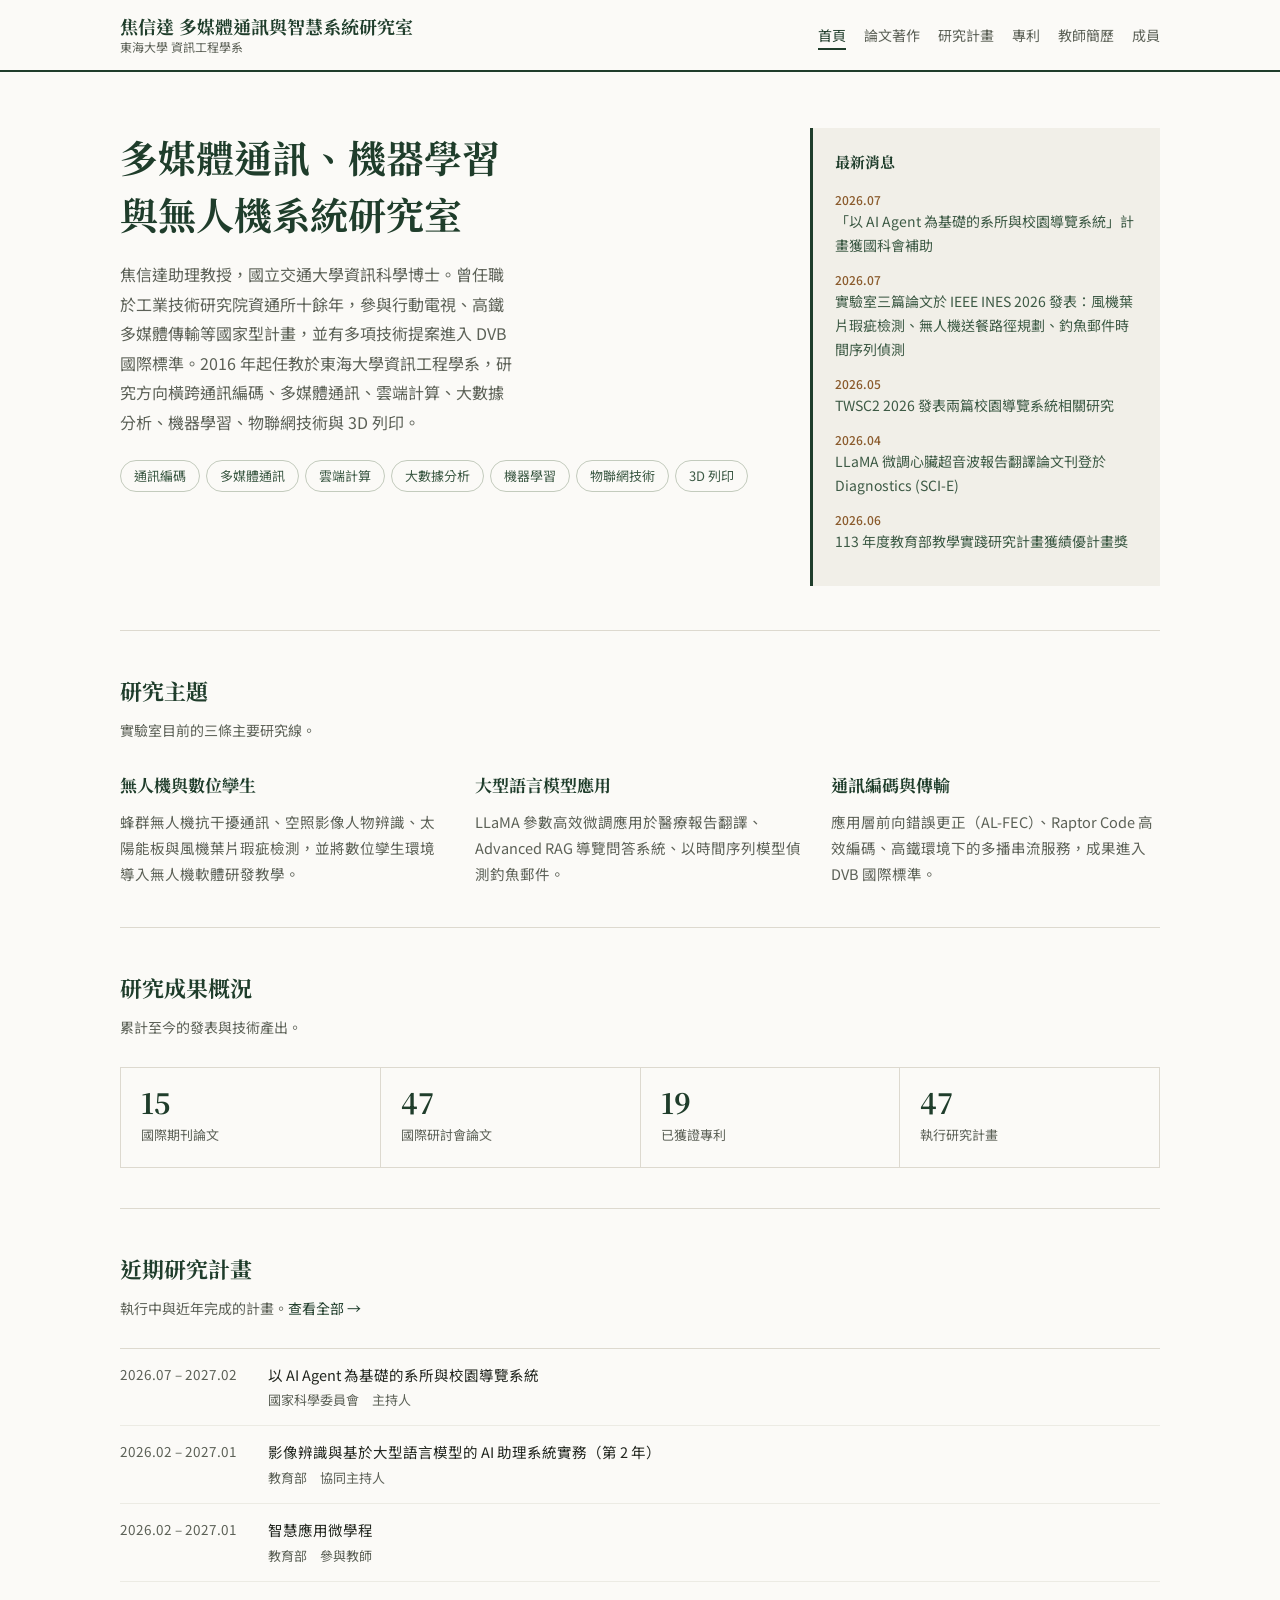
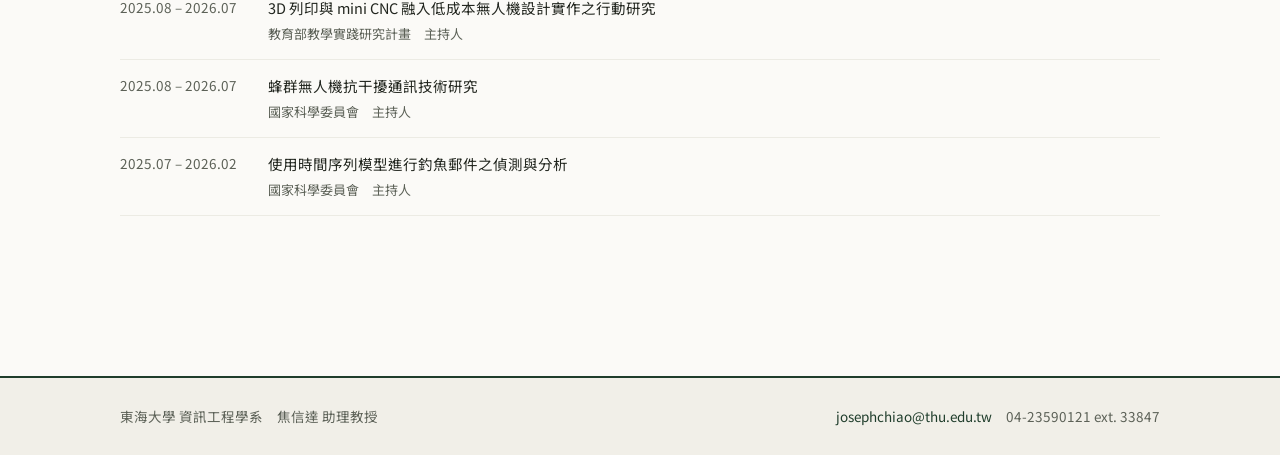
<file: index.html>
<!DOCTYPE html>
<html lang="zh-Hant">
<head>
<meta charset="utf-8">
<meta name="viewport" content="width=device-width, initial-scale=1">
<title>焦信達 多媒體通訊與智慧系統研究室 — 東海大學資訊工程學系</title>
<meta name="description" content="東海大學資訊工程學系焦信達助理教授研究室。研究方向包含通訊編碼、多媒體通訊、雲端計算、大數據分析、機器學習、物聯網與無人機系統。">
<link rel="preconnect" href="https://fonts.googleapis.com">
<link rel="preconnect" href="https://fonts.gstatic.com" crossorigin>
<link href="https://fonts.googleapis.com/css2?family=Noto+Sans+TC:wght@400;500;700&family=Noto+Serif+TC:wght@400;600;700&display=swap" rel="stylesheet">
<link rel="stylesheet" href="assets/style.css">
</head>
<body>

<header class="site-head">
  <div class="head-in">
    <a class="brand" id="brand" href="#/">載入中…</a>
    <nav class="main" id="nav"></nav>
  </div>
</header>

<main id="app"><div class="loading">載入資料中…</div></main>

<footer class="site-foot"><div class="foot-in" id="foot"></div></footer>

<script src="assets/app.js"></script>
</body>
</html>
</file>
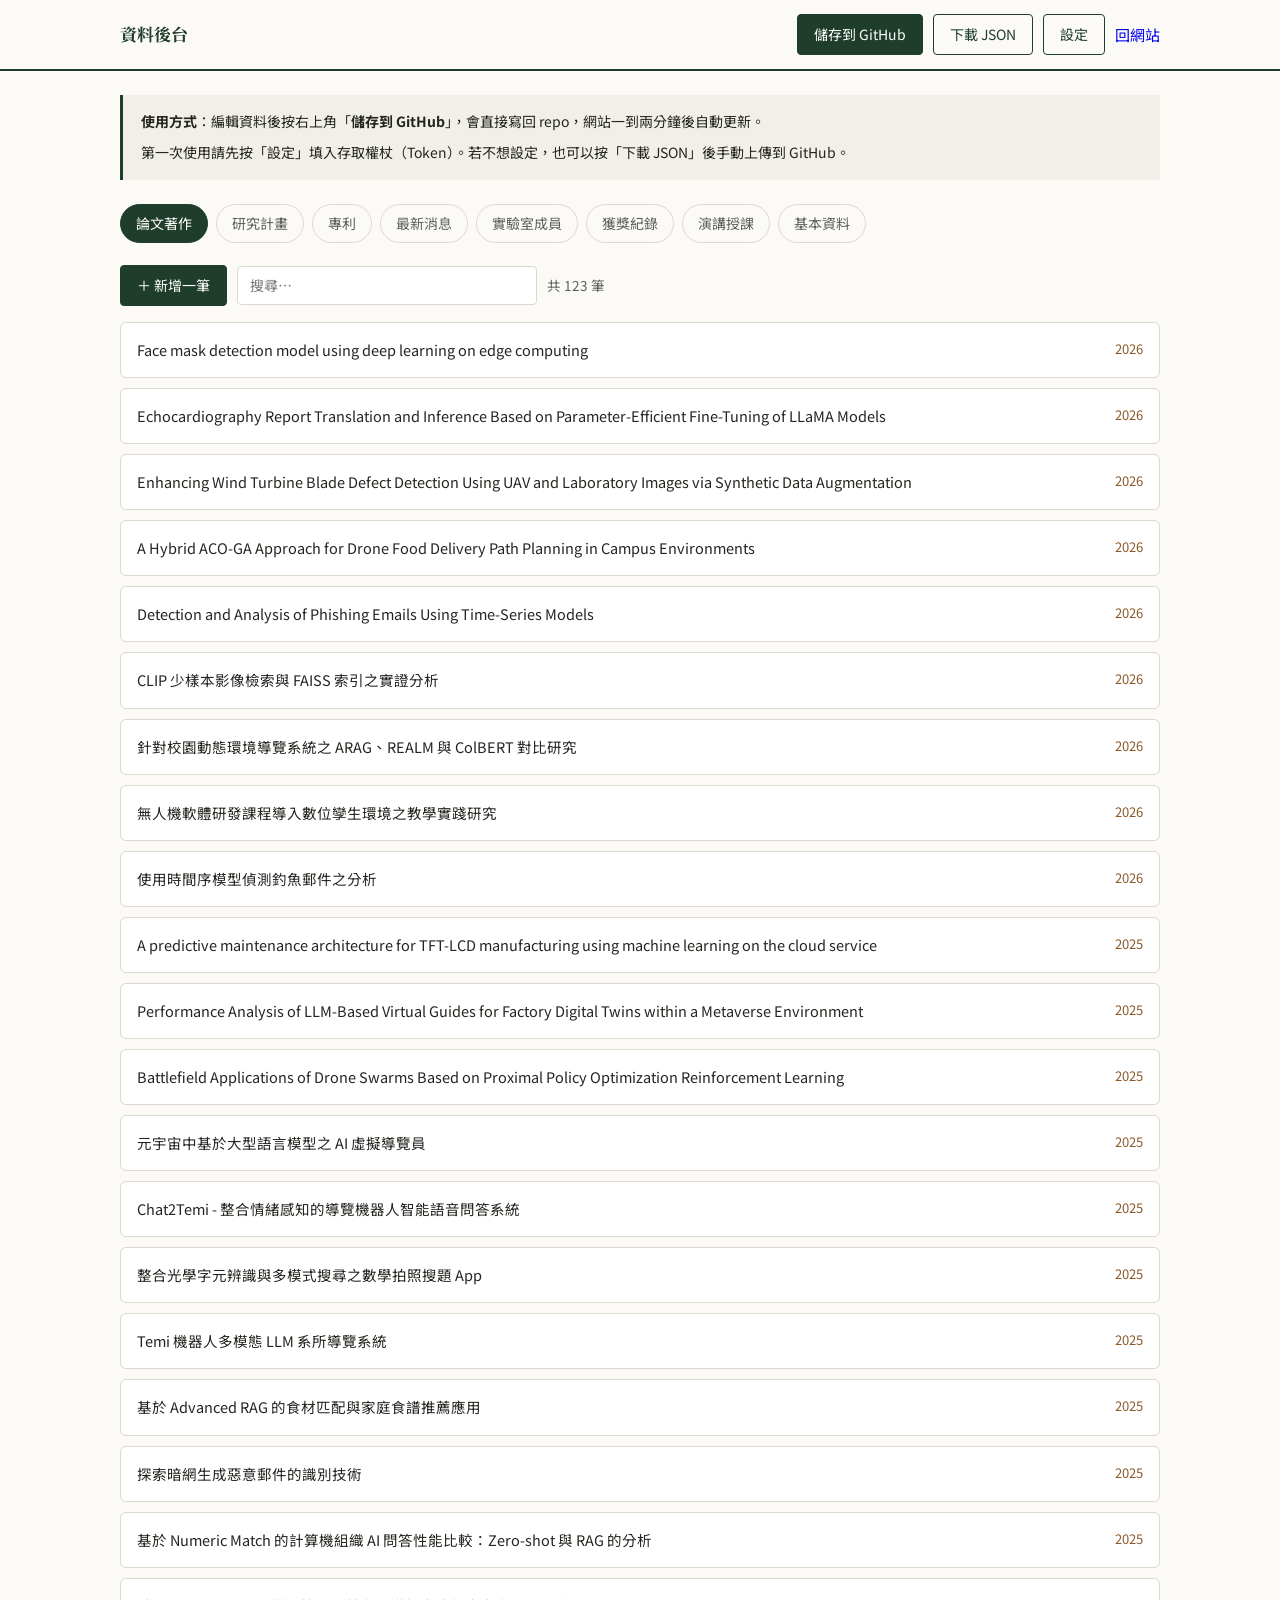
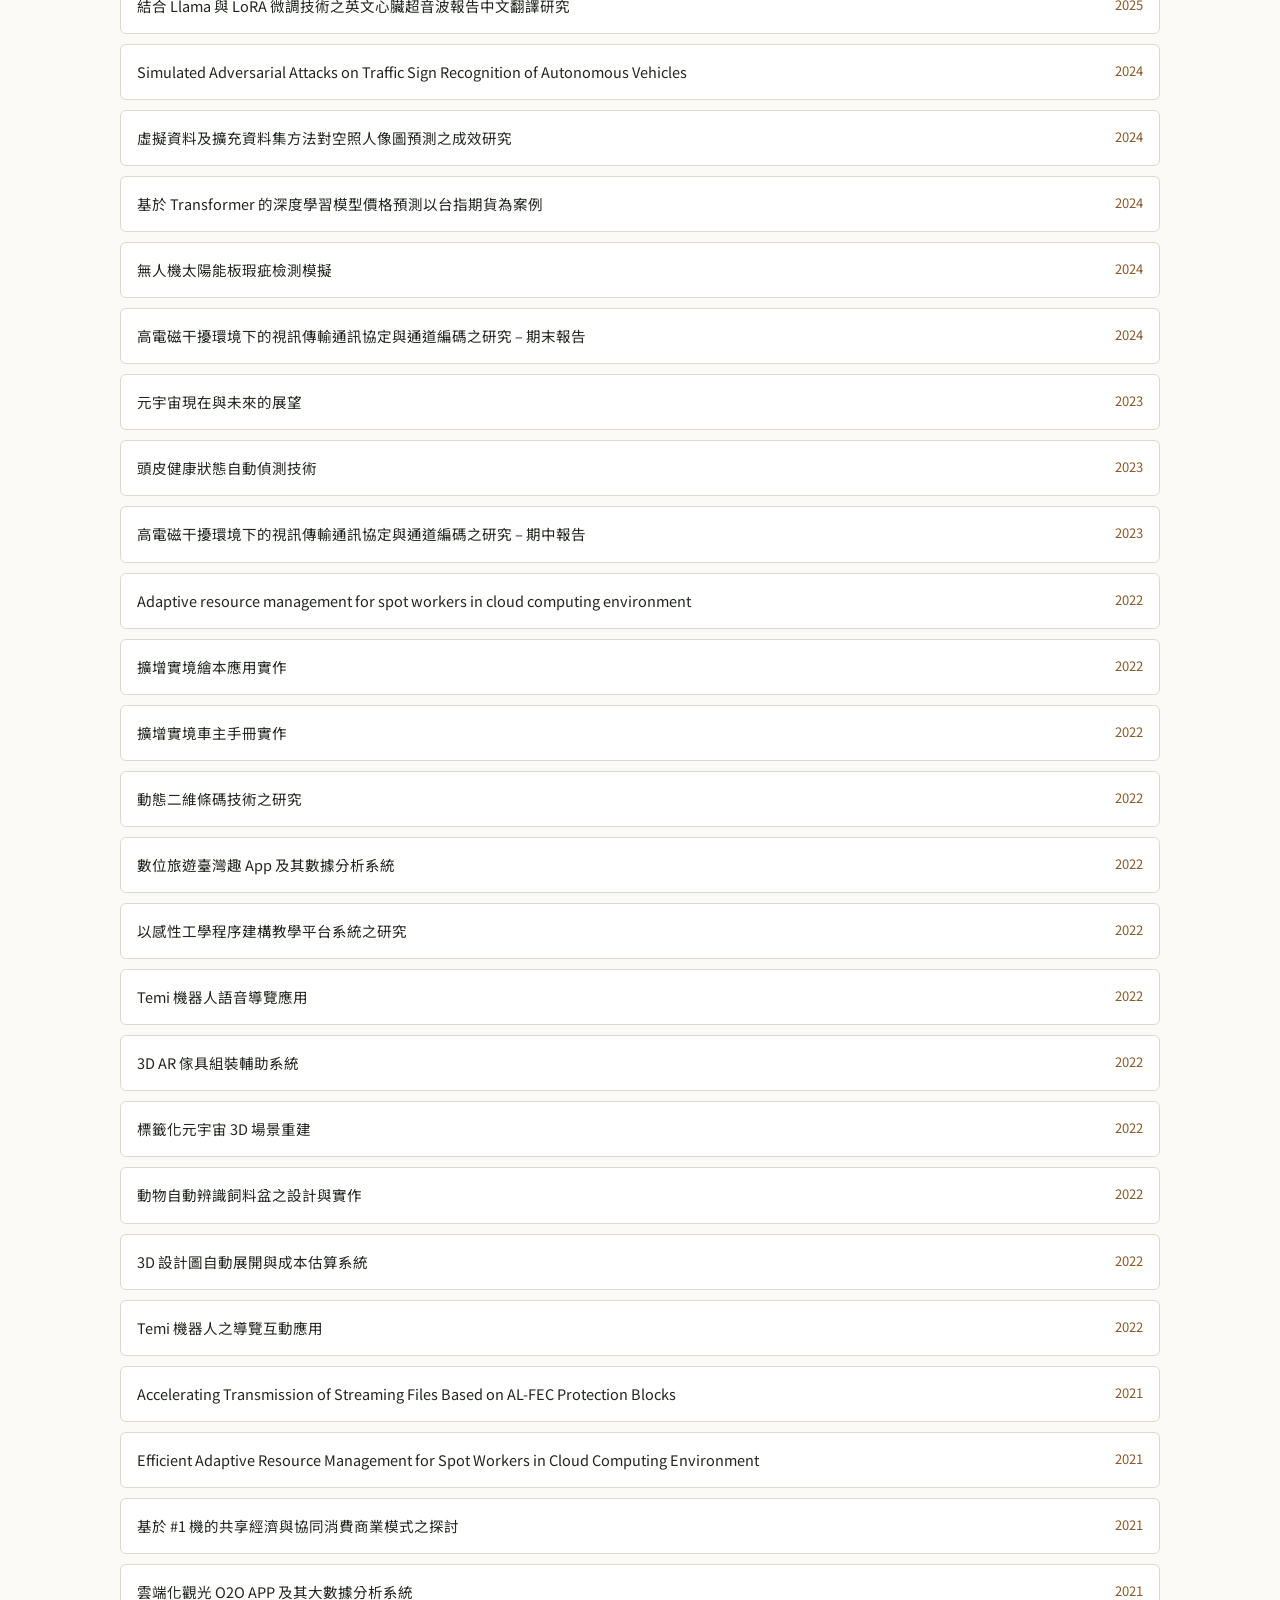
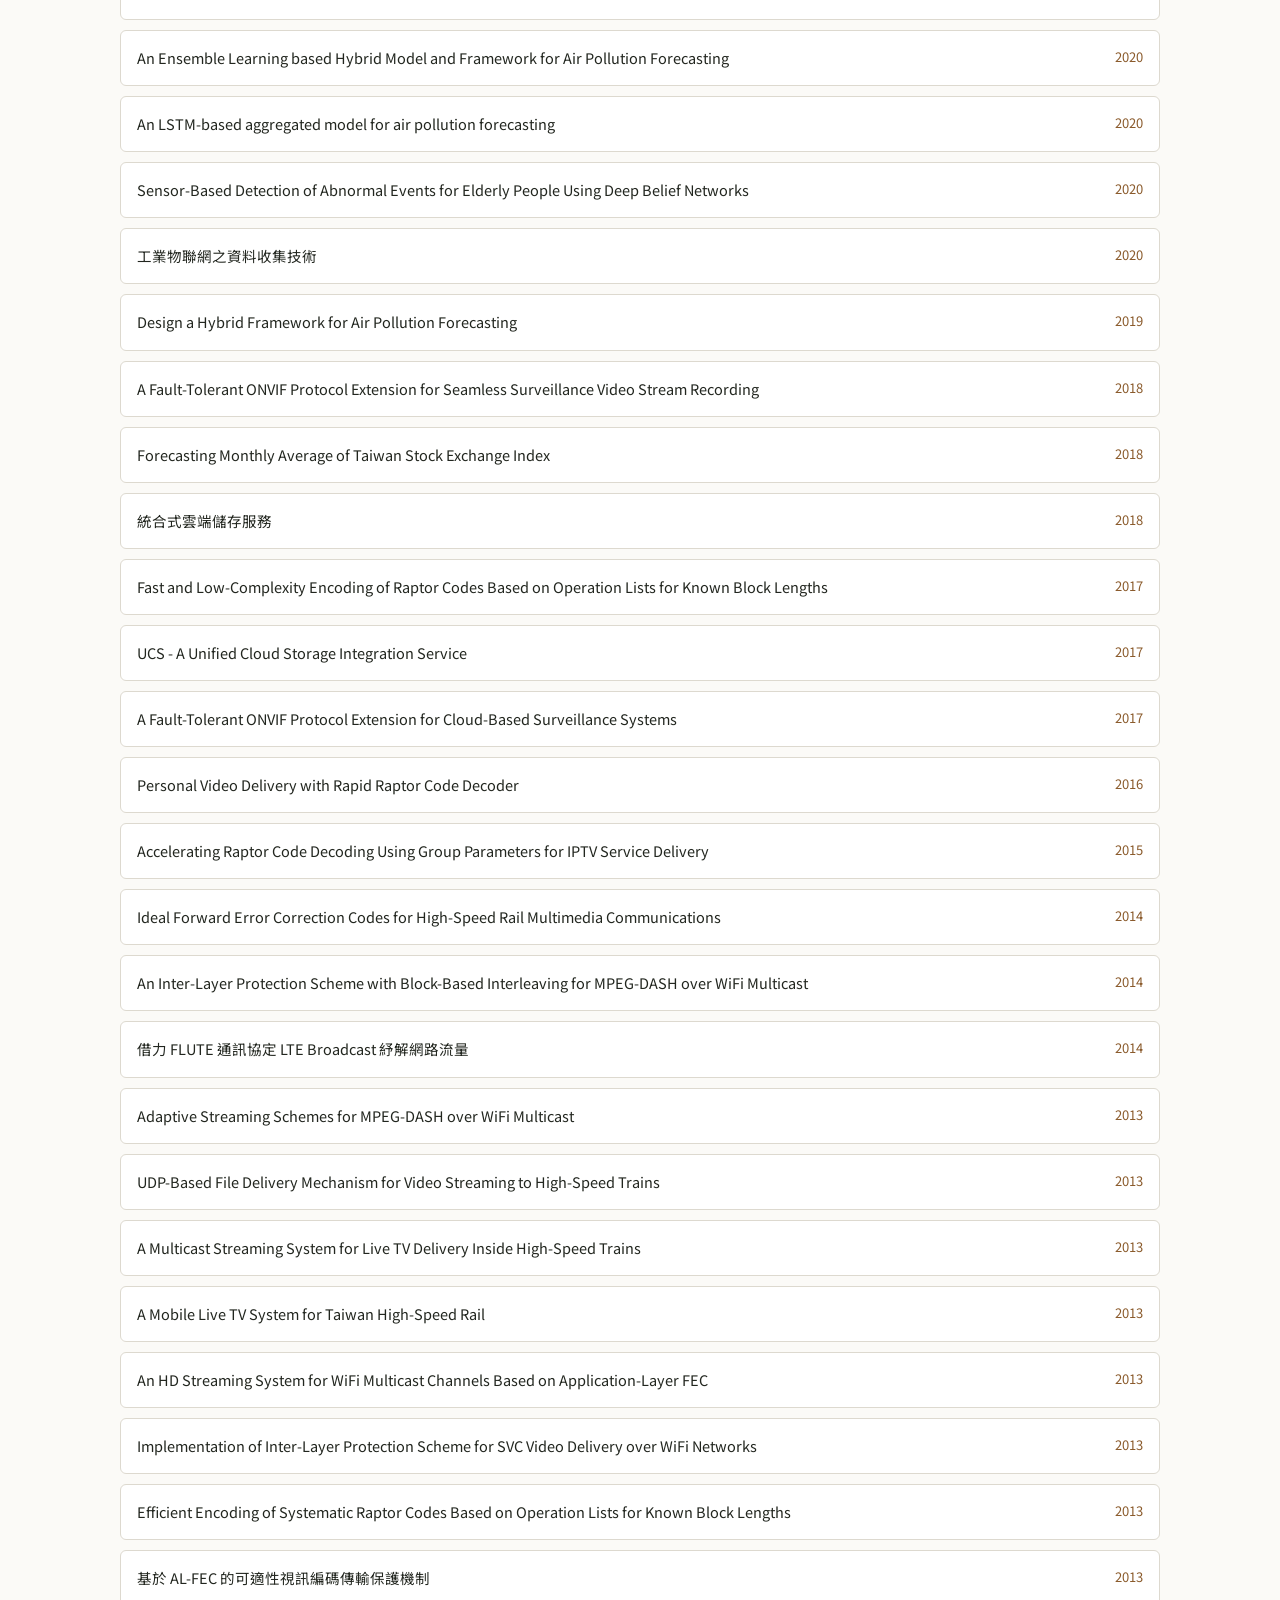
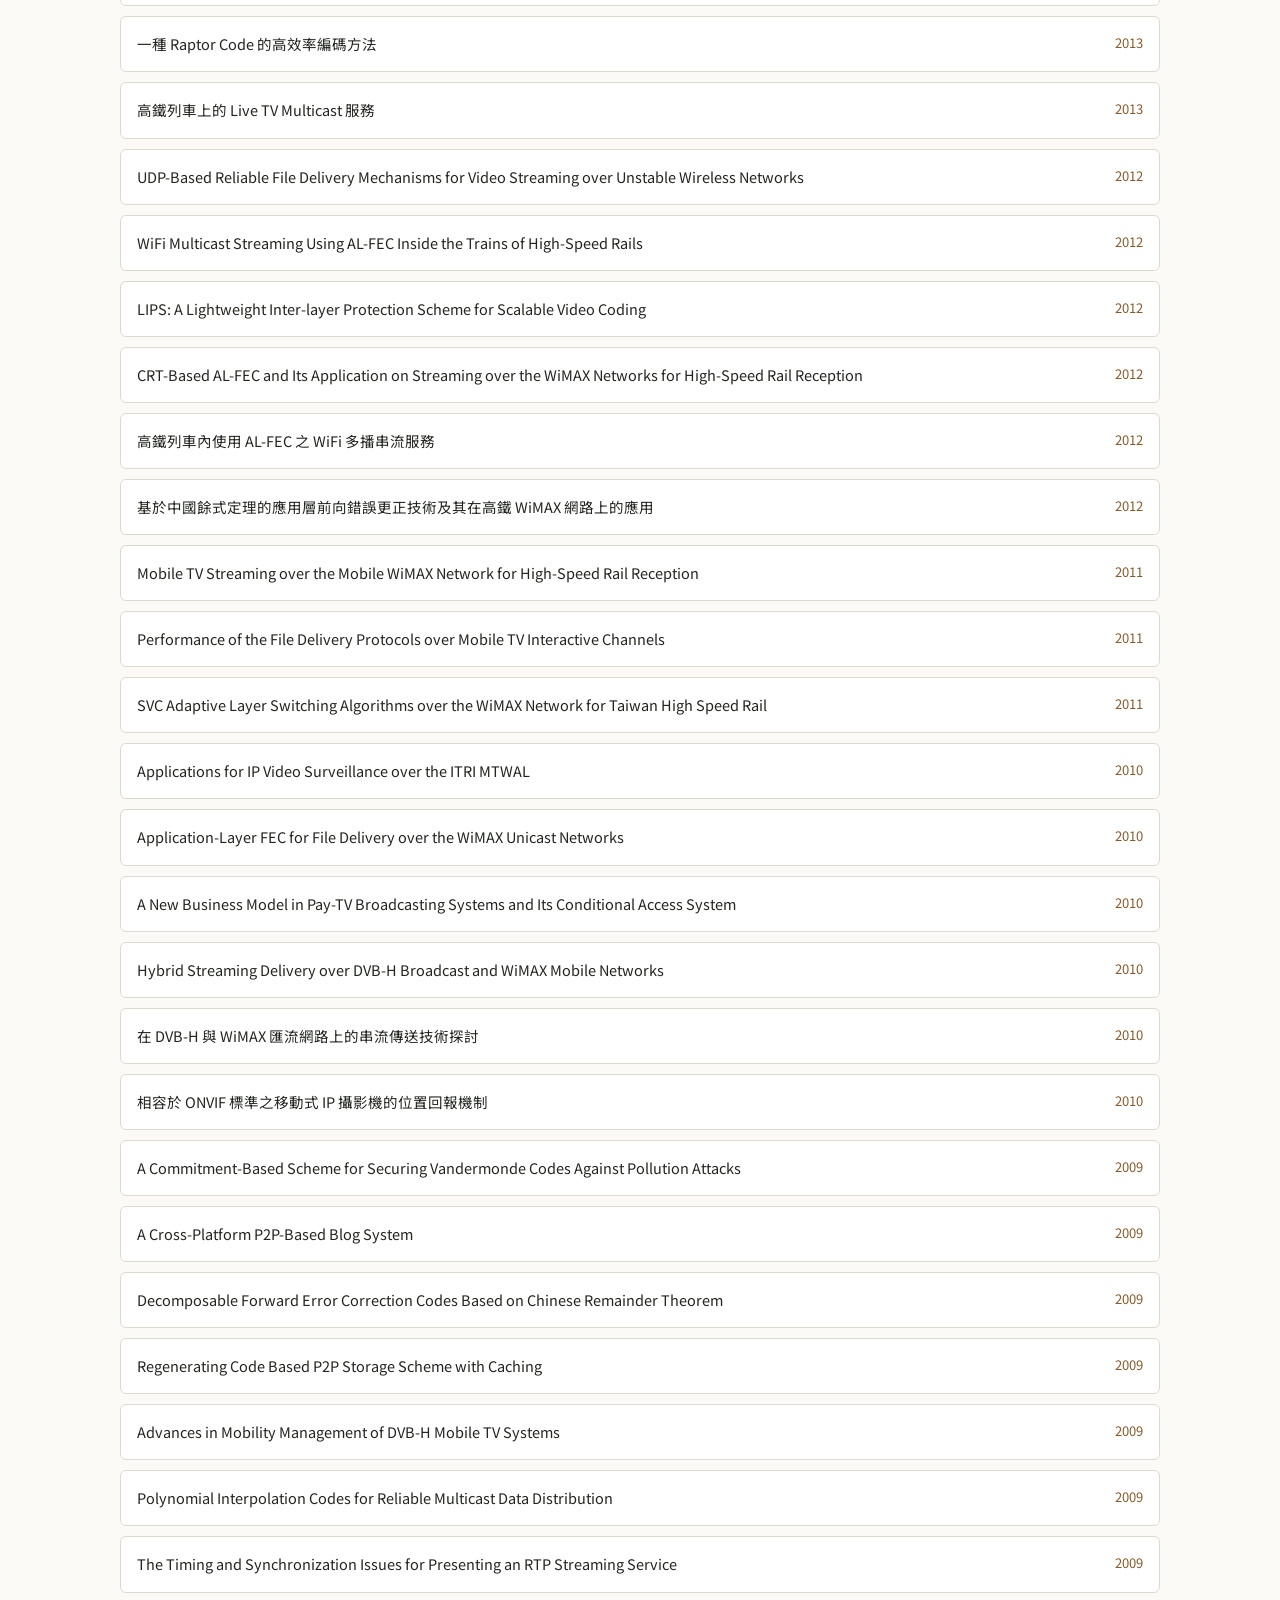
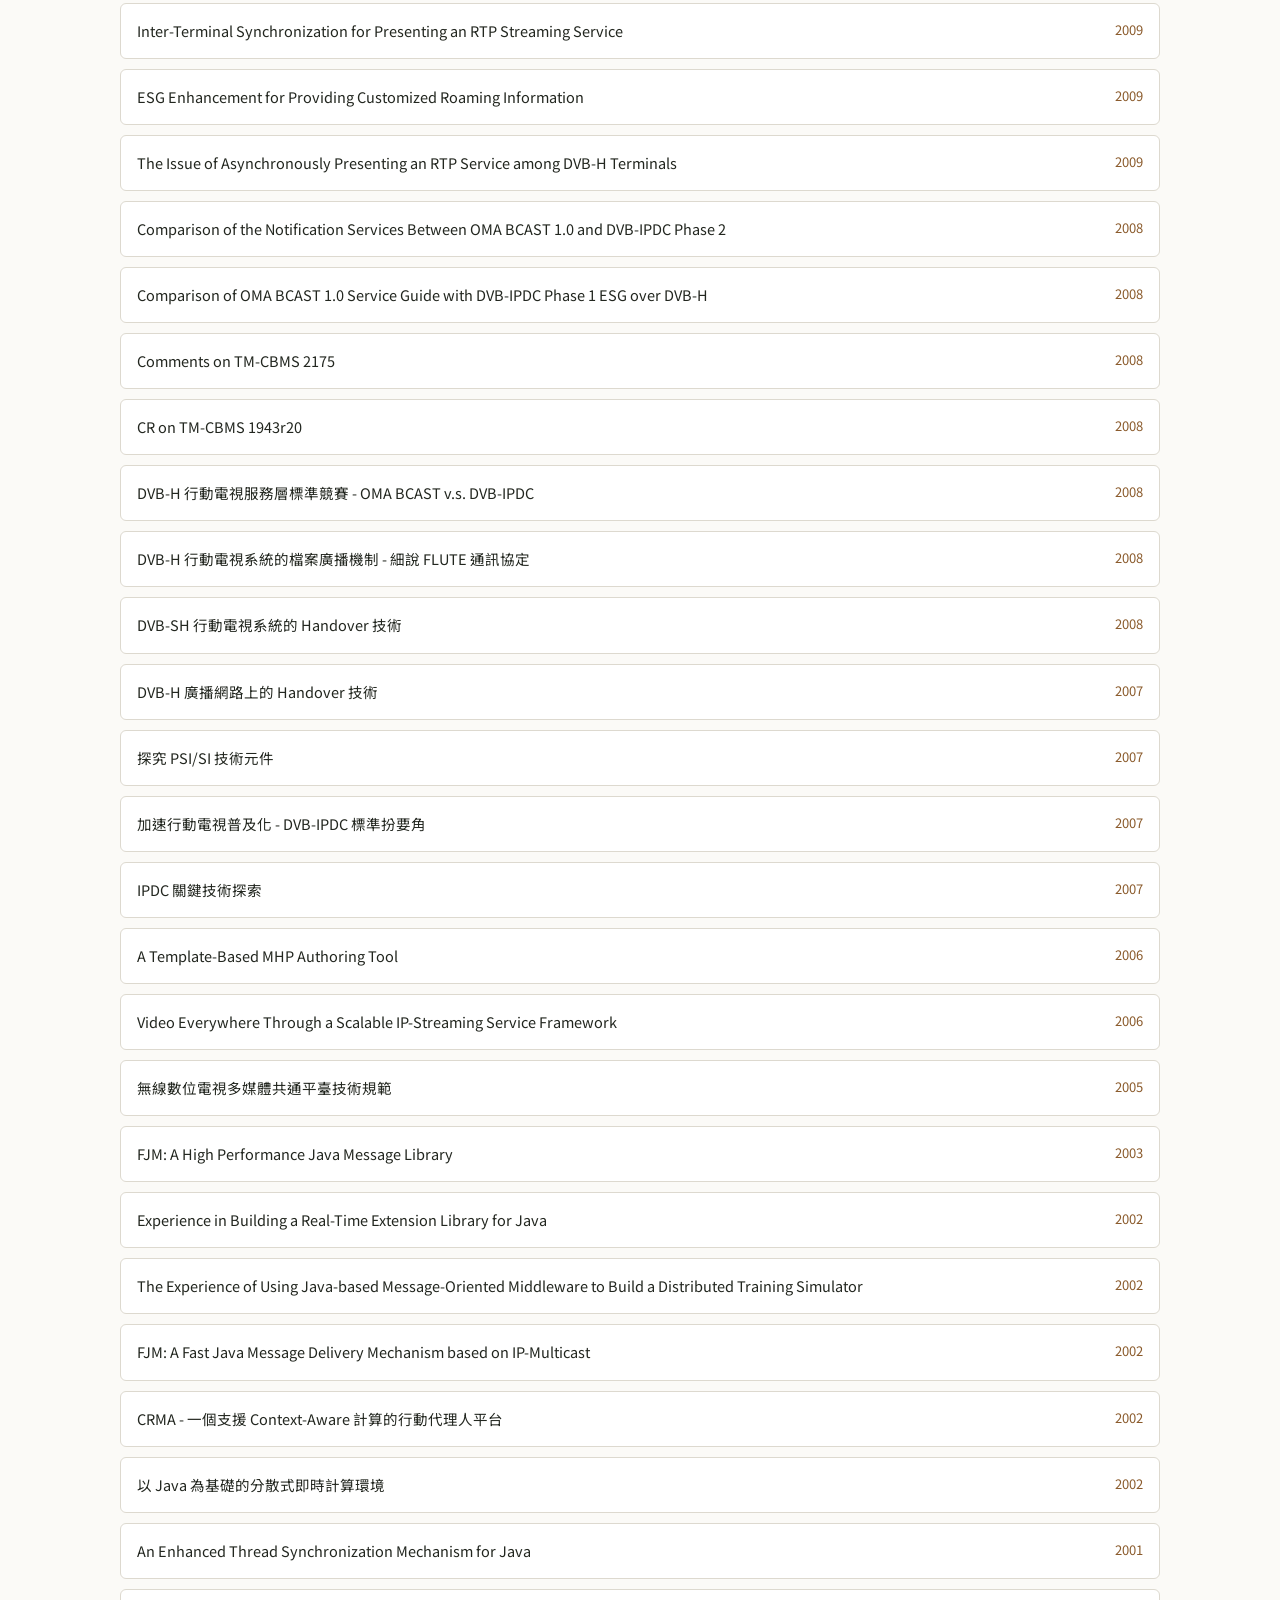
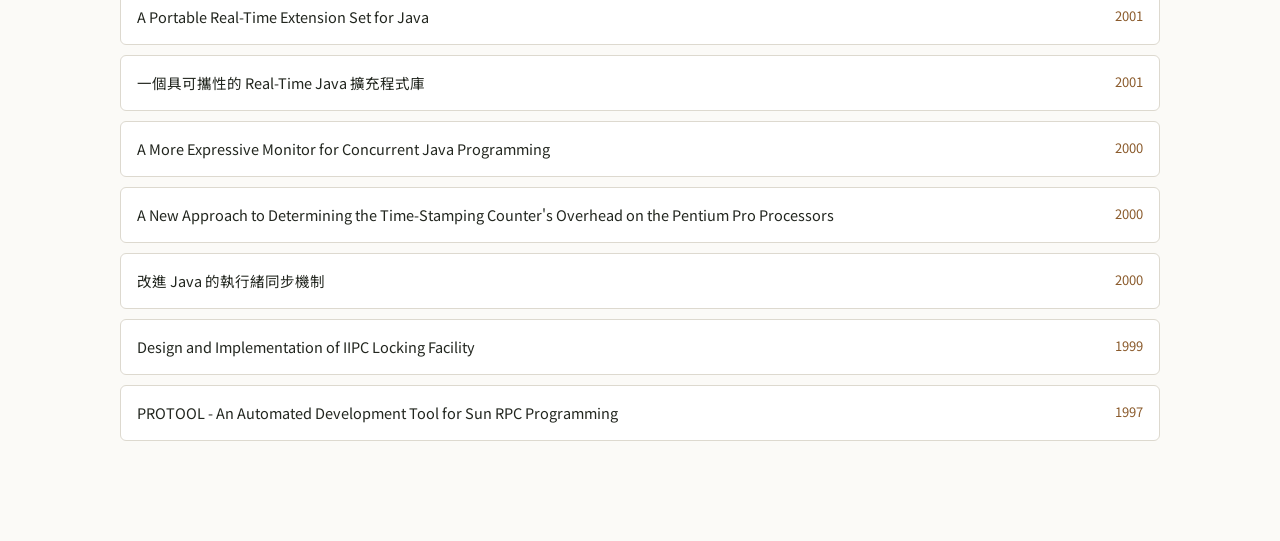
<file: admin.html>
<!DOCTYPE html>
<html lang="zh-Hant">
<head>
<meta charset="utf-8">
<meta name="viewport" content="width=device-width, initial-scale=1">
<title>資料後台 — 焦信達實驗室網站</title>
<link rel="preconnect" href="https://fonts.googleapis.com">
<link rel="preconnect" href="https://fonts.gstatic.com" crossorigin>
<link href="https://fonts.googleapis.com/css2?family=Noto+Sans+TC:wght@400;500;700&family=Noto+Serif+TC:wght@400;700&display=swap" rel="stylesheet">
<style>
:root{--ink:#1f3d2b;--paper:#fbfaf7;--panel:#f1efe8;--line:#ddd9cf;--text:#22261f;--muted:#5c6157;--warn:#8a5a2b}
*{box-sizing:border-box}
body{margin:0;background:var(--paper);color:var(--text);font-family:"Noto Sans TC",sans-serif;font-size:15px;line-height:1.8}
header{border-bottom:2px solid var(--ink);position:sticky;top:0;background:var(--paper);z-index:10}
.hin{max-width:1080px;margin:0 auto;padding:14px 20px;display:flex;justify-content:space-between;align-items:center;gap:14px;flex-wrap:wrap}
.hin b{font-family:"Noto Serif TC",serif;color:var(--ink);font-size:17px}
main{max-width:1080px;margin:0 auto;padding:24px 20px 90px}
.note{background:var(--panel);border-left:3px solid var(--ink);padding:14px 18px;font-size:14px;margin:0 0 24px}
.note p{margin:0 0 6px}
.note p:last-child{margin:0}
.tabs{display:flex;flex-wrap:wrap;gap:8px;margin-bottom:22px}
.tabs button{font:inherit;font-size:14px;padding:6px 15px;border:1px solid var(--line);background:transparent;color:var(--muted);border-radius:999px;cursor:pointer}
.tabs button.on{background:var(--ink);border-color:var(--ink);color:#fff}
.bar{display:flex;gap:10px;flex-wrap:wrap;align-items:center;margin-bottom:16px}
button.act{font:inherit;font-size:14px;padding:7px 16px;border:1px solid var(--ink);background:var(--ink);color:#fff;border-radius:4px;cursor:pointer}
button.act.ghost{background:transparent;color:var(--ink)}
button.act.danger{border-color:#9c3b2b;color:#9c3b2b;background:transparent}
input.find{font:inherit;font-size:14px;padding:6px 12px;border:1px solid var(--line);border-radius:4px;min-width:200px;flex:1;max-width:300px}
.item{border:1px solid var(--line);background:#fff;border-radius:6px;padding:14px 16px;margin-bottom:10px}
.item summary{cursor:pointer;font-size:14.5px;list-style:none;display:flex;justify-content:space-between;gap:12px}
.item summary::-webkit-details-marker{display:none}
.item summary .yr{color:var(--warn);font-size:13px;white-space:nowrap}
.fields{margin-top:14px;padding-top:12px;border-top:1px dashed var(--line);display:grid;gap:10px}
.f label{display:block;font-size:12.5px;color:var(--muted);margin-bottom:2px}
.f input[type=text],.f input[type=number],.f textarea,.f select{
  width:100%;font:inherit;font-size:14px;padding:7px 10px;border:1px solid var(--line);border-radius:4px;background:#fff;color:var(--text)
}
.f textarea{min-height:66px;resize:vertical}
.f.check{display:flex;align-items:center;gap:8px}
.f.check label{margin:0}
.grid2{display:grid;grid-template-columns:1fr 1fr;gap:10px}
.rowbtns{display:flex;gap:8px;margin-top:6px}
.count{color:var(--muted);font-size:13.5px}
.cfg{border:1px solid var(--line);background:#fff;border-radius:6px;padding:18px 20px;margin-bottom:24px}
.cfg h3{font-family:"Noto Serif TC",serif;color:var(--ink);font-size:16px;margin:0 0 14px}
.cfg .hint{font-size:12.5px;color:var(--muted);line-height:1.7;margin:12px 0 0}
.dirty{font-size:13px;color:var(--warn)}
#toast{position:fixed;bottom:22px;left:50%;transform:translateX(-50%);background:var(--ink);color:#fff;padding:10px 20px;border-radius:5px;font-size:14px;opacity:0;transition:opacity .25s;pointer-events:none}
#toast.show{opacity:1}
@media(max-width:700px){.grid2{grid-template-columns:1fr}}
</style>
</head>
<body>

<header><div class="hin">
  <b>資料後台</b>
  <div class="bar" style="margin:0">
    <span class="dirty" id="dirty"></span>
    <button class="act" id="btn-push">儲存到 GitHub</button>
    <button class="act ghost" id="btn-save">下載 JSON</button>
    <button class="act ghost" id="btn-cfg">設定</button>
    <a class="act ghost" href="index.html" style="text-decoration:none;display:inline-block">回網站</a>
  </div>
</div></header>

<main>
  <div class="note">
    <p><b>使用方式</b>：編輯資料後按右上角「<b>儲存到 GitHub</b>」，會直接寫回 repo，網站一到兩分鐘後自動更新。</p>
    <p>第一次使用請先按「設定」填入存取權杖（Token）。若不想設定，也可以按「下載 JSON」後手動上傳到 GitHub。</p>
  </div>

  <div class="cfg" id="cfg-panel" hidden>
    <h3>GitHub 連線設定</h3>
    <div class="grid2">
      <div class="f"><label for="c-owner">GitHub 帳號</label><input type="text" id="c-owner" placeholder="例如 oldyan"></div>
      <div class="f"><label for="c-repo">Repository 名稱</label><input type="text" id="c-repo" placeholder="例如 chiao-lab"></div>
      <div class="f"><label for="c-branch">分支</label><input type="text" id="c-branch" value="main"></div>
      <div class="f"><label for="c-token">存取權杖 Personal Access Token</label><input type="password" id="c-token" placeholder="github_pat_... 或 ghp_..."></div>
    </div>
    <p class="hint">權杖存在這台電腦的瀏覽器裡，不會傳給任何第三方，只會用來呼叫 GitHub API。共用電腦請勿儲存。<br>
    取得方式：GitHub → Settings → Developer settings → Personal access tokens → Fine-grained tokens → 選這個 repo → Repository permissions 的 <b>Contents</b> 設為 <b>Read and write</b>。</p>
    <div class="rowbtns">
      <button class="act" id="c-save">儲存設定</button>
      <button class="act ghost" id="c-test">測試連線</button>
      <button class="act danger" id="c-clear">清除權杖</button>
    </div>
  </div>

  <div class="tabs" id="tabs"></div>
  <div class="bar">
    <button class="act" id="btn-add">＋ 新增一筆</button>
    <input class="find" id="find" type="search" placeholder="搜尋…">
    <span class="count" id="count"></span>
  </div>
  <div id="list"></div>
</main>

<input type="file" id="file" accept=".json" hidden>
<div id="toast"></div>

<script>
const esc = s => String(s==null?'':s).replace(/&/g,'&amp;').replace(/</g,'&lt;').replace(/>/g,'&gt;').replace(/"/g,'&quot;');
const toast = m => { const t=document.getElementById('toast'); t.textContent=m; t.classList.add('show'); setTimeout(()=>t.classList.remove('show'),1900); };

/* 各資料檔的欄位定義 */
const SCHEMA = {
  publications: {
    file:'publications.json', label:'論文著作', array:true,
    title: x => `${x.title||'（未命名）'}`,
    sub: x => x.year,
    fields:[
      {k:'type',label:'類型',type:'select',options:{journal_intl:'國際期刊',conf_intl:'國際研討會',standard:'國際標準提案',journal_zh:'國內期刊與專書',conf_zh:'國內研討會',report:'技術報告與法規'}},
      {k:'year',label:'年份',type:'number'},
      {k:'title',label:'標題',type:'textarea'},
      {k:'authors',label:'作者（依序，以逗號或頓號分隔）',type:'textarea'},
      {k:'venue',label:'出處（期刊／研討會、卷期、頁碼、月份）',type:'textarea'},
      {k:'note',label:'備註（如 SCI, IF 3.5／接受率）',type:'text'},
      {k:'corresponding',label:'焦教授為通訊作者',type:'check'}
    ],
    blank:{type:'conf_zh',year:new Date().getFullYear(),title:'',authors:'',venue:'',note:'',corresponding:false}
  },
  projects: {
    file:'projects.json', label:'研究計畫', array:true,
    title: x => x.title||'（未命名）',
    sub: x => `${x.start||''}`,
    fields:[
      {k:'title',label:'計畫名稱',type:'textarea'},
      {k:'funder',label:'補助／委託單位',type:'text'},
      {k:'role',label:'擔任角色',type:'text'},
      {k:'org',label:'執行機構',type:'text'},
      {k:'start',label:'起（如 2026.07）',type:'text'},
      {k:'end',label:'訖（如 2027.02）',type:'text'},
      {k:'year',label:'排序年份',type:'number'}
    ],
    blank:{title:'',funder:'國家科學委員會',role:'主持人',org:'東海大學',start:'',end:'',year:new Date().getFullYear()}
  },
  patents: {
    file:'patents.json', label:'專利', array:true,
    title: x => x.title||'（未命名）',
    sub: x => x.number,
    fields:[
      {k:'title',label:'專利名稱',type:'textarea'},
      {k:'inventors',label:'發明人',type:'textarea'},
      {k:'country',label:'國別',type:'text'},
      {k:'number',label:'專利號',type:'text'},
      {k:'date',label:'公告日期（顯示用文字）',type:'text'},
      {k:'year',label:'排序年份',type:'number'}
    ],
    blank:{title:'',inventors:'',country:'中華民國',number:'',date:'',year:new Date().getFullYear()}
  },
  news: {
    file:'site.json', path:'news', label:'最新消息', array:true,
    title: x => x.text||'（空白）', sub: x => x.date,
    fields:[{k:'date',label:'日期（如 2026.07）',type:'text'},{k:'text',label:'內容',type:'textarea'}],
    blank:{date:'',text:''}
  },
  members: {
    file:'site.json', path:'members', label:'實驗室成員', array:true,
    title: x => x.name||'（未命名）', sub: x => x.group,
    fields:[
      {k:'group',label:'分組（如 碩士班／大學部專題／畢業校友）',type:'text'},
      {k:'name',label:'姓名',type:'text'},
      {k:'year',label:'年級或入學年',type:'text'},
      {k:'topic',label:'研究主題',type:'text'}
    ],
    blank:{group:'碩士班',name:'',year:'',topic:''}
  },
  awards: {
    file:'profile.json', path:'awards', label:'獲獎紀錄', array:true, plain:true,
    title: x => x, sub: () => '',
    fields:[{k:'_',label:'獎項名稱',type:'textarea'}],
    blank:''
  },
  talks: {
    file:'profile.json', path:'talks', label:'演講授課', array:true,
    title: x => x.title||'（未命名）', sub: x => x.year,
    fields:[{k:'year',label:'時間（如 2026.08）',type:'text'},{k:'title',label:'講題',type:'textarea'},{k:'host',label:'主辦單位／場合',type:'text'}],
    blank:{year:'',title:'',host:''}
  },
  profile: {
    file:'profile.json', label:'基本資料', array:false,
    fields:[
      {k:'lab_name',label:'研究室名稱',type:'text'},
      {k:'tagline',label:'首頁大標（可用換行斷句）',type:'textarea'},
      {k:'intro',label:'教師簡介',type:'textarea'},
      {k:'email',label:'電子郵件',type:'text'},
      {k:'phone',label:'聯絡電話',type:'text'},
      {k:'expertise',label:'學術專長（一行一個）',type:'lines'},
      {k:'research_areas',label:'研究主題（三欄，JSON 格式：title / desc）',type:'json'}
    ]
  }
};

const FILES = ['profile.json','publications.json','projects.json','patents.json','site.json'];
const store = {};
let tab = 'publications';
let filter = '';

async function boot(){
  try{
    const r = await Promise.all(FILES.map(f=>fetch('data/'+f,{cache:'no-store'}).then(x=>x.json())));
    FILES.forEach((f,i)=>store[f]=r[i]);
  }catch(e){
    alert('讀取 data/ 內的 JSON 失敗。請用 GitHub Pages 或本機伺服器開啟此頁（python -m http.server），或用「上傳 JSON 覆蓋」手動載入。');
    FILES.forEach(f=>store[f]=f==='profile.json'||f==='site.json'?{}:[]);
  }
  renderTabs(); render();
}

function getList(key){
  const s = SCHEMA[key];
  const root = store[s.file];
  if(!s.array) return root;
  return s.path ? (root[s.path] = root[s.path]||[]) : (store[s.file] = root||[]);
}

function renderTabs(){
  document.getElementById('tabs').innerHTML = Object.keys(SCHEMA)
    .map(k=>`<button data-k="${k}" class="${k===tab?'on':''}">${SCHEMA[k].label}</button>`).join('');
  document.querySelectorAll('#tabs button').forEach(b=>b.onclick=()=>{tab=b.dataset.k;filter='';document.getElementById('find').value='';renderTabs();render();});
}

function field(f, val, idx){
  const id = `f_${idx}_${f.k}`;
  let input;
  if(f.type==='check') return `<div class="f check"><input type="checkbox" id="${id}" data-k="${f.k}" ${val?'checked':''}><label for="${id}">${f.label}</label></div>`;
  if(f.type==='textarea') input=`<textarea id="${id}" data-k="${f.k}">${esc(val)}</textarea>`;
  else if(f.type==='lines') input=`<textarea id="${id}" data-k="${f.k}" data-kind="lines">${esc((val||[]).join('\n'))}</textarea>`;
  else if(f.type==='json') input=`<textarea id="${id}" data-k="${f.k}" data-kind="json" style="min-height:150px;font-family:monospace;font-size:13px">${esc(JSON.stringify(val||[],null,2))}</textarea>`;
  else if(f.type==='select') input=`<select id="${id}" data-k="${f.k}">${Object.entries(f.options).map(([v,t])=>`<option value="${v}" ${v===val?'selected':''}>${t}</option>`).join('')}</select>`;
  else if(f.type==='number') input=`<input type="number" id="${id}" data-k="${f.k}" value="${esc(val)}">`;
  else input=`<input type="text" id="${id}" data-k="${f.k}" value="${esc(val)}">`;
  return `<div class="f"><label for="${id}">${f.label}</label>${input}</div>`;
}

function render(){
  const s = SCHEMA[tab];
  const box = document.getElementById('list');
  document.getElementById('btn-add').style.display = s.array?'':'none';
  document.getElementById('find').style.display = s.array?'':'none';

  if(!s.array){
    const obj = getList(tab);
    document.getElementById('count').textContent='';
    box.innerHTML = `<div class="item"><div class="fields" data-i="0">${s.fields.map(f=>field(f,obj[f.k],0)).join('')}</div></div>`;
    bindInputs(obj,0);
    return;
  }

  const list = getList(tab);
  document.getElementById('count').textContent = `共 ${list.length} 筆`;
  const hits = list.map((x,i)=>({x,i})).filter(({x}) =>
    !filter || JSON.stringify(x).toLowerCase().includes(filter.toLowerCase()));

  box.innerHTML = hits.map(({x,i})=>`
    <details class="item">
      <summary><span>${esc(s.title(x))}</span><span class="yr">${esc(s.sub(x))}</span></summary>
      <div class="fields" data-i="${i}">
        ${s.plain ? field(s.fields[0], x, i) : s.fields.map(f=>field(f,x[f.k],i)).join('')}
        <div class="rowbtns">
          <button class="act ghost" data-up="${i}">↑ 上移</button>
          <button class="act danger" data-del="${i}">刪除這筆</button>
        </div>
      </div>
    </details>`).join('') || '<p class="count">沒有符合的資料。</p>';

  hits.forEach(({x,i})=>bindInputs(x,i));
  box.querySelectorAll('[data-del]').forEach(b=>b.onclick=()=>{
    if(confirm('確定刪除？')){ getList(tab).splice(+b.dataset.del,1); mark(SCHEMA[tab].file); render(); toast('已刪除，記得按「儲存到 GitHub」'); }
  });
  box.querySelectorAll('[data-up]').forEach(b=>b.onclick=()=>{
    const i=+b.dataset.up; if(i>0){ const l=getList(tab); [l[i-1],l[i]]=[l[i],l[i-1]]; mark(SCHEMA[tab].file); render(); }
  });
}

function bindInputs(obj,i){
  document.querySelectorAll(`.fields[data-i="${i}"] [data-k]`).forEach(el=>{
    el.oninput = el.onchange = () => {
      const k = el.dataset.k, kind = el.dataset.kind;
      let v = el.type==='checkbox' ? el.checked : el.value;
      if(el.type==='number') v = Number(v);
      if(kind==='lines') v = el.value.split('\n').map(x=>x.trim()).filter(Boolean);
      if(kind==='json'){ try{ v = JSON.parse(el.value); el.style.borderColor=''; }catch(e){ el.style.borderColor='#9c3b2b'; return; } }
      if(SCHEMA[tab].plain){ getList(tab)[i] = v; }
      else obj[k] = v;
      mark(SCHEMA[tab].file);
    };
  });
}

document.getElementById('find').oninput = e => { filter=e.target.value; render(); };

document.getElementById('btn-add').onclick = () => {
  const s = SCHEMA[tab];
  getList(tab).unshift(s.plain ? s.blank : JSON.parse(JSON.stringify(s.blank)));
  mark(s.file);
  filter=''; document.getElementById('find').value='';
  render();
  const first = document.querySelector('.item'); if(first) first.open = true;
  toast('已新增一筆，請填寫內容');
};

document.getElementById('btn-save').onclick = () => {
  const f = SCHEMA[tab].file;
  const blob = new Blob([JSON.stringify(store[f],null,1)],{type:'application/json'});
  const a = document.createElement('a');
  a.href = URL.createObjectURL(blob); a.download = f; a.click();
  URL.revokeObjectURL(a.href);
  toast(`已下載 ${f}，請上傳到 GitHub 的 data/ 覆蓋`);
};

const btnLoad = document.getElementById('btn-load-file');
if(btnLoad) btnLoad.onclick = () => document.getElementById('file').click();
document.getElementById('file').onchange = e => {
  const file = e.target.files[0]; if(!file) return;
  const fr = new FileReader();
  fr.onload = () => {
    try{
      const data = JSON.parse(fr.result);
      if(!FILES.includes(file.name)) return alert('檔名需為 '+FILES.join('、'));
      store[file.name] = data; mark(file.name); render(); toast(`已載入 ${file.name}`);
    }catch(err){ alert('JSON 格式錯誤：'+err.message); }
  };
  fr.readAsText(file);
  e.target.value='';
};

/* ---------- 未存檔追蹤 ---------- */
const dirty = new Set();
function mark(file){ dirty.add(file); paintDirty(); }
function paintDirty(){
  document.getElementById('dirty').textContent =
    dirty.size ? `● ${dirty.size} 個檔案未儲存` : '';
}
window.addEventListener('beforeunload', e => {
  if(dirty.size){ e.preventDefault(); e.returnValue=''; }
});

/* ---------- GitHub 設定 ---------- */
const CFG_KEY = 'chiaolab-admin-cfg';
const cfg = () => { try{ return JSON.parse(localStorage.getItem(CFG_KEY))||{}; }catch(e){ return {}; } };
const ghHeaders = () => ({
  'Authorization': 'Bearer ' + cfg().token,
  'Accept': 'application/vnd.github+json',
  'X-GitHub-Api-Version': '2022-11-28'
});

function guessRepo(){
  // 從目前網址推測 owner / repo，省得手動填
  const host = location.hostname, path = location.pathname.split('/').filter(Boolean);
  const out = {};
  if(host.endsWith('.github.io')){
    out.owner = host.replace('.github.io','');
    out.repo = path.length > 1 ? path[0] : host;   // 根網址時 repo 名 = 網域本身
  }
  return out;
}

function openCfg(){
  const p = document.getElementById('cfg-panel');
  p.hidden = !p.hidden;
  if(!p.hidden){
    const c = { ...guessRepo(), branch:'main', ...cfg() };
    document.getElementById('c-owner').value = c.owner||'';
    document.getElementById('c-repo').value = c.repo||'';
    document.getElementById('c-branch').value = c.branch||'main';
    document.getElementById('c-token').value = c.token||'';
  }
}
document.getElementById('btn-cfg').onclick = openCfg;

document.getElementById('c-save').onclick = () => {
  localStorage.setItem(CFG_KEY, JSON.stringify({
    owner: document.getElementById('c-owner').value.trim(),
    repo: document.getElementById('c-repo').value.trim(),
    branch: document.getElementById('c-branch').value.trim()||'main',
    token: document.getElementById('c-token').value.trim()
  }));
  document.getElementById('cfg-panel').hidden = true;
  toast('設定已儲存在這台電腦');
};

document.getElementById('c-clear').onclick = () => {
  localStorage.removeItem(CFG_KEY);
  document.getElementById('c-token').value='';
  toast('權杖已清除');
};

document.getElementById('c-test').onclick = async () => {
  const c = {
    owner: document.getElementById('c-owner').value.trim(),
    repo: document.getElementById('c-repo').value.trim(),
    branch: document.getElementById('c-branch').value.trim()||'main',
    token: document.getElementById('c-token').value.trim()
  };
  if(!c.owner||!c.repo||!c.token) return alert('請先填完帳號、repo 名稱與權杖。');
  try{
    const r = await fetch(`https://api.github.com/repos/${c.owner}/${c.repo}`,
      { headers:{ 'Authorization':'Bearer '+c.token, 'Accept':'application/vnd.github+json' } });
    if(r.ok){ const j = await r.json(); alert(`連線成功：${j.full_name}\n權限：${j.permissions&&j.permissions.push?'可寫入':'唯讀（權杖權限不足）'}`); }
    else alert(`連線失敗（HTTP ${r.status}）\n${r.status===404?'找不到 repo，請檢查帳號與名稱拼字，或權杖沒有選到這個 repo。':r.status===401?'權杖無效或已過期。':''}`);
  }catch(e){ alert('連線錯誤：'+e.message); }
};

/* UTF-8 轉 base64（GitHub API 只收 base64） */
function toBase64(str){
  const bytes = new TextEncoder().encode(str);
  let bin = '';
  for(let i=0;i<bytes.length;i+=0x8000) bin += String.fromCharCode.apply(null, bytes.subarray(i,i+0x8000));
  return btoa(bin);
}

async function pushFile(file, msg){
  const c = cfg();
  const url = `https://api.github.com/repos/${c.owner}/${c.repo}/contents/data/${file}`;
  // 先取得現有檔案的 sha：GitHub 用它確認你是在改「最新版」，避免蓋掉別人的修改
  let sha = null;
  const got = await fetch(`${url}?ref=${c.branch}`, { headers: ghHeaders(), cache:'no-store' });
  if(got.ok) sha = (await got.json()).sha;
  else if(got.status !== 404) throw new Error(`讀取 ${file} 失敗（HTTP ${got.status}）`);

  const res = await fetch(url, {
    method:'PUT', headers: ghHeaders(),
    body: JSON.stringify({
      message: msg,
      content: toBase64(JSON.stringify(store[file], null, 1)),
      branch: c.branch,
      ...(sha ? { sha } : {})
    })
  });
  if(!res.ok){
    const j = await res.json().catch(()=>({}));
    throw new Error(`${file}：HTTP ${res.status} ${j.message||''}`);
  }
}

document.getElementById('btn-push').onclick = async () => {
  const c = cfg();
  if(!c.token || !c.owner || !c.repo){ openCfg(); return alert('請先完成 GitHub 連線設定。'); }
  if(!dirty.size) return toast('目前沒有需要儲存的變更');

  const btn = document.getElementById('btn-push');
  const files = [...dirty];
  btn.disabled = true; btn.textContent = '儲存中…';
  try{
    for(const f of files){
      await pushFile(f, `更新 ${SCHEMA[tab] ? '網站資料' : ''}${f}`.trim());
      dirty.delete(f); paintDirty();
    }
    toast(`已儲存 ${files.length} 個檔案，網站約 1–2 分鐘後更新`);
  }catch(e){
    alert('儲存失敗：\n' + e.message + '\n\n可先用「下載 JSON」保存目前的修改，避免資料遺失。');
  }finally{
    btn.disabled = false; btn.textContent = '儲存到 GitHub';
  }
};

boot();
</script>
</body>
</html>
</file>
<file: assets/style.css>
:root{
  --ink:#1f3d2b;
  --ink-soft:#3d5a45;
  --paper:#fbfaf7;
  --panel:#f1efe8;
  --line:#ddd9cf;
  --text:#22261f;
  --muted:#5c6157;
  --mark:#8a5a2b;
  --maxw:1080px;
}
*{box-sizing:border-box}
html{scroll-behavior:smooth}
body{
  margin:0;background:var(--paper);color:var(--text);
  font-family:"Noto Sans TC",-apple-system,"Segoe UI",sans-serif;
  font-size:16px;line-height:1.85;-webkit-font-smoothing:antialiased;
}
a{color:var(--ink);text-decoration:none}
a:hover{text-decoration:underline}
:focus-visible{outline:2px solid var(--ink);outline-offset:3px}
img{max-width:100%}

/* header */
.site-head{border-bottom:2px solid var(--ink);background:var(--paper);position:sticky;top:0;z-index:20}
.head-in{max-width:var(--maxw);margin:0 auto;padding:14px 20px;display:flex;justify-content:space-between;align-items:center;gap:16px;flex-wrap:wrap}
.brand{font-family:"Noto Serif TC",serif;font-size:18px;color:var(--ink);font-weight:700;line-height:1.4}
.brand small{display:block;font-family:"Noto Sans TC",sans-serif;font-size:12px;color:var(--muted);font-weight:400}
nav.main a{font-size:14px;color:var(--muted);margin-left:18px;padding-bottom:3px;border-bottom:2px solid transparent}
nav.main a:hover{color:var(--ink);text-decoration:none}
nav.main a.active{color:var(--ink);border-bottom-color:var(--ink)}

main{max-width:var(--maxw);margin:0 auto;padding:0 20px 80px}

/* hero */
.hero{display:grid;grid-template-columns:1.3fr .7fr;gap:40px;padding:56px 0 44px}
.hero h1{font-family:"Noto Serif TC",serif;font-size:clamp(26px,3.6vw,38px);line-height:1.5;color:var(--ink);margin:0 0 18px;font-weight:700}
.hero p.lead{color:var(--muted);margin:0 0 22px;max-width:44ch}
.pills span{display:inline-block;border:1px solid #c3cbbd;border-radius:999px;padding:3px 13px;font-size:13px;margin:0 6px 7px 0;color:var(--ink-soft)}
.panel{background:var(--panel);border-left:3px solid var(--ink);padding:20px 22px}
.panel h2{font-family:"Noto Serif TC",serif;font-size:15px;color:var(--ink);margin:0 0 14px}
.panel .news-item{padding:0 0 12px;font-size:14px;line-height:1.7}
.panel .news-item b{display:block;font-size:12px;color:var(--mark);font-weight:500}
.panel .news-item p{margin:0;color:var(--ink-soft)}

/* sections */
section.block{padding:40px 0;border-top:1px solid var(--line)}
h2.sec{font-family:"Noto Serif TC",serif;font-size:22px;color:var(--ink);margin:0 0 6px;font-weight:700}
p.sec-note{color:var(--muted);font-size:14px;margin:0 0 26px}

.cards{display:grid;grid-template-columns:repeat(3,1fr);gap:26px}
.cards h3{font-family:"Noto Serif TC",serif;font-size:17px;color:var(--ink);margin:0 0 8px}
.cards p{margin:0;font-size:14.5px;color:var(--muted);line-height:1.8}

.numbers{display:grid;grid-template-columns:repeat(4,1fr);gap:1px;background:var(--line);border:1px solid var(--line);margin-top:8px}
.numbers div{background:var(--paper);padding:18px 20px}
.numbers b{display:block;font-family:"Noto Serif TC",serif;font-size:28px;color:var(--ink);line-height:1.2}
.numbers span{font-size:13px;color:var(--muted)}

/* filters */
.filters{display:flex;flex-wrap:wrap;gap:8px;margin-bottom:22px;align-items:center}
.filters button{
  font:inherit;font-size:13.5px;padding:5px 14px;border:1px solid var(--line);
  background:transparent;color:var(--muted);cursor:pointer;border-radius:999px;
}
.filters button:hover{border-color:var(--ink);color:var(--ink)}
.filters button.on{background:var(--ink);border-color:var(--ink);color:#fff}
.search{
  font:inherit;font-size:14px;padding:6px 12px;border:1px solid var(--line);
  background:#fff;color:var(--text);border-radius:4px;min-width:200px;flex:1;max-width:280px;
}

/* list with year rail */
.rail{display:grid;grid-template-columns:78px 1fr;gap:0}
.rail-year{
  font-family:"Noto Serif TC",serif;font-size:15px;color:var(--ink);
  padding-top:16px;border-right:1px solid var(--line);
}
.rail-items{padding-left:22px}
.entry{padding:14px 0;border-bottom:1px solid #ecebe4}
.entry:last-child{border-bottom:none}
.entry .t{font-size:15.5px;line-height:1.65;margin:0 0 4px;color:var(--text)}
.entry .a{font-size:13px;color:var(--muted);margin:0 0 3px}
.entry .v{font-size:13px;color:var(--muted);margin:0}
.entry .badge{
  display:inline-block;font-size:11.5px;padding:1px 8px;border:1px solid #c3cbbd;
  border-radius:3px;color:var(--ink-soft);margin-right:6px;vertical-align:1px;
}
.entry .badge.corr{border-color:var(--mark);color:var(--mark)}
mark{background:#f3e7c9;color:inherit}
.empty{color:var(--muted);padding:30px 0;font-size:14px}

/* tables / simple lists */
.simple{border-top:1px solid var(--line)}
.simple .row{display:grid;grid-template-columns:130px 1fr;gap:18px;padding:13px 0;border-bottom:1px solid #ecebe4;font-size:14.5px}
.simple .row .k{color:var(--muted);font-size:13.5px}
.simple .row .v{margin:0}
.simple .row .v small{display:block;color:var(--muted);font-size:13px}

.two-col{display:grid;grid-template-columns:1fr 1fr;gap:40px}
ul.plain{list-style:none;margin:0;padding:0}
ul.plain li{padding:7px 0;border-bottom:1px solid #ecebe4;font-size:14.5px;line-height:1.7}
ul.plain li:last-child{border-bottom:none}

.site-foot{border-top:2px solid var(--ink);background:var(--panel);margin-top:40px}
.foot-in{max-width:var(--maxw);margin:0 auto;padding:26px 20px;font-size:13.5px;color:var(--muted);display:flex;justify-content:space-between;gap:20px;flex-wrap:wrap}

.loading{padding:60px 0;color:var(--muted);text-align:center}

@media (max-width:860px){
  .hero{grid-template-columns:1fr;gap:28px;padding:36px 0 30px}
  .cards{grid-template-columns:1fr;gap:22px}
  .numbers{grid-template-columns:repeat(2,1fr)}
  .two-col{grid-template-columns:1fr;gap:26px}
  .rail{grid-template-columns:58px 1fr}
  .rail-items{padding-left:16px}
  .simple .row{grid-template-columns:1fr;gap:2px}
  nav.main{width:100%;overflow-x:auto;white-space:nowrap;padding-bottom:4px}
  nav.main a{margin:0 16px 0 0}
}
@media print{
  .site-head,.filters,.site-foot{display:none}
  body{background:#fff}
}
</file>
